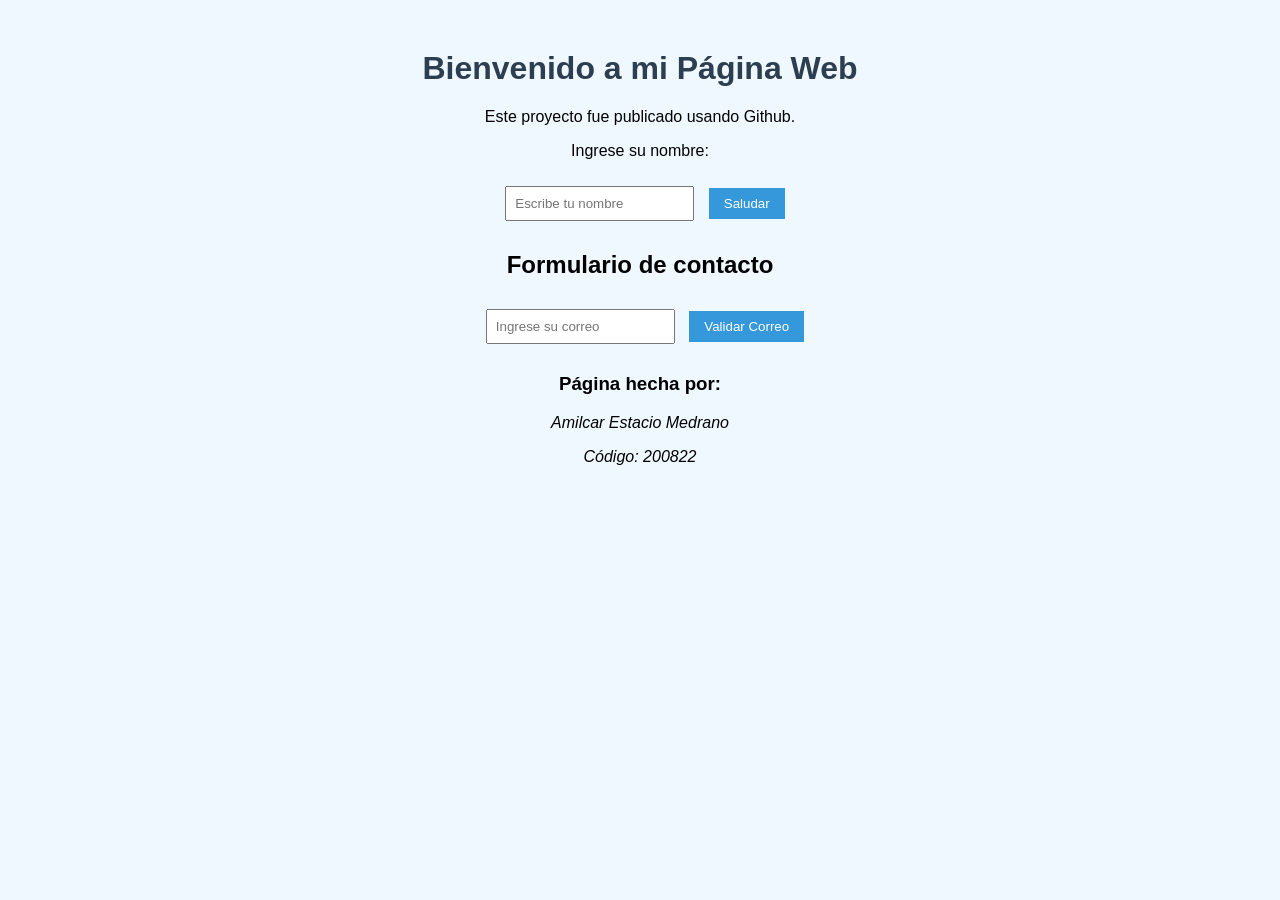
<file: index.html>
<!DOCTYPE html>
<html lang="es">
<head>
    <meta charset="UTF-8"/>
    <title>Mi proyecto Web</title>
    <!-- Enlace al archivo CSS -->
    <link rel="stylesheet" href="styles.css"/>
</head>
<body>
    <h1>Bienvenido a mi Página Web</h1>
    <p>Este proyecto fue publicado usando Github.</p>
    <p>Ingrese su nombre:</p>
    <input type="text" id="nombre" placeholder="Escribe tu nombre"/>
    <button onclick="saludar()">Saludar</button>
    <p id="resultado"></p>

    <!-- Formulario -->
    <h2>Formulario de contacto</h2>
    <input type="email" id="correo" placeholder="Ingrese su correo">
    <button onclick="validarCorreo()">Validar Correo</button>
    <p id="mensajeCorreo"></p>
    
    <!-- Enlace al archivo JavaScript -->
    <script src="script.js"></script>
    <footer>
        <h3>Página hecha por:</h3>
        <p><em>Amilcar Estacio Medrano</em></p>
        <p><em>Código: 200822</em></p>
    </footer>
</body>
</html>
</file>
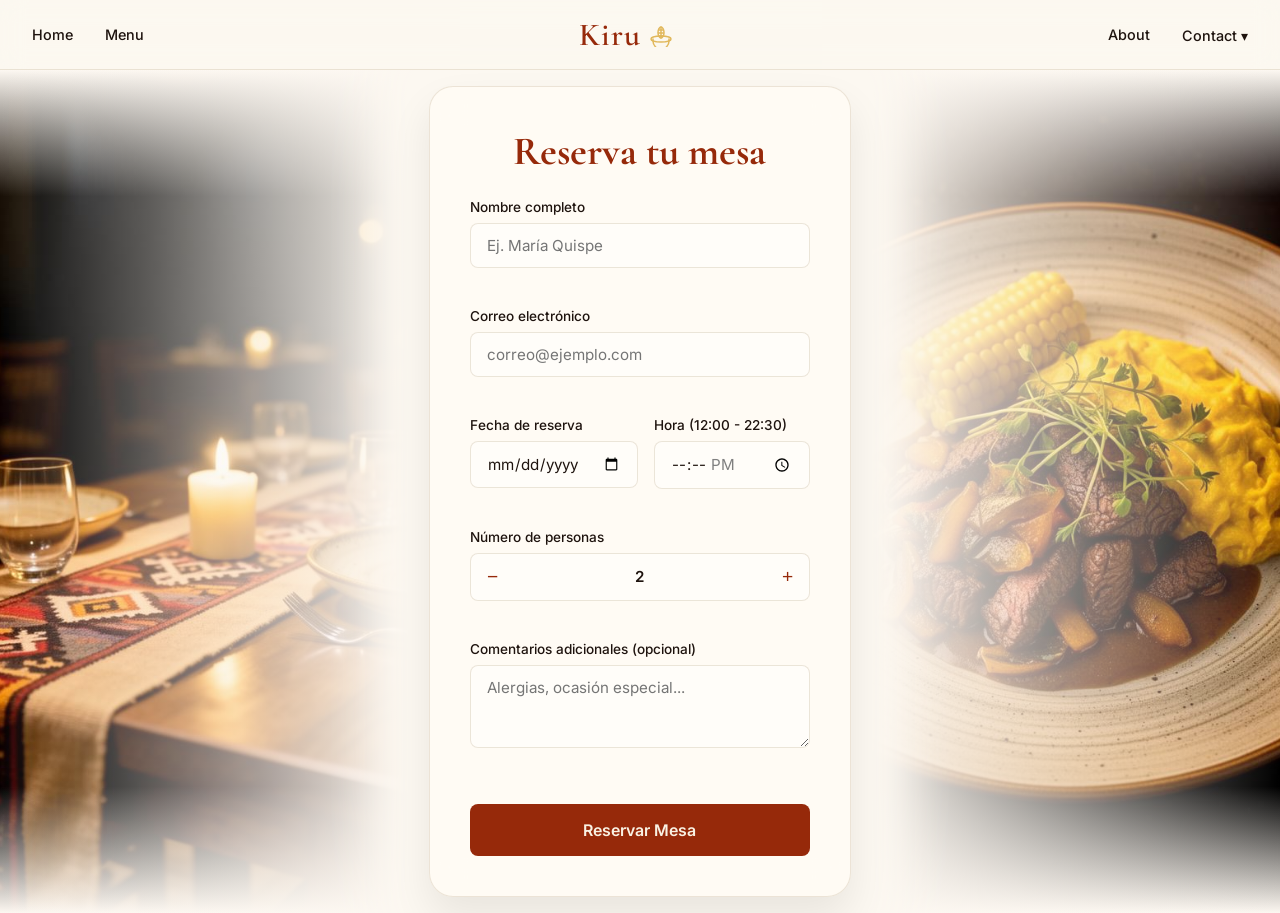
<file: Propuesto01/index.html>
<!DOCTYPE html>
<html lang="es">

<head>
    <meta charset="UTF-8">
    <meta name="viewport" content="width=device-width, initial-scale=1.0">
    <title>Kiru · Reservas | Cocina Cusqueña</title>
    <meta name="description" content="Reserva tu mesa en Kiru, auténtica cocina cusqueña.">

    <!-- Open Graph Tags -->
    <meta property="og:title" content="Kiru · Reservas | Cocina Cusqueña">
    <meta property="og:description" content="Reserva tu mesa en Kiru, auténtica cocina cusqueña.">
    <meta property="og:type" content="website">

    <!-- Fonts -->
    <link rel="preconnect" href="https://fonts.googleapis.com">
    <link rel="preconnect" href="https://fonts.gstatic.com" crossorigin>
    <link
        href="https://fonts.googleapis.com/css2?family=Cormorant+Garamond:wght@400;600&family=Inter:wght@300;400;500;600&display=swap"
        rel="stylesheet">

    <link rel="stylesheet" href="styles.css">
</head>

<body>
    <nav class="navbar">
        <div class="nav-left">
            <a href="#">Home</a>
            <a href="#">Menu</a>
        </div>
        <div class="nav-center">
            <div class="logo">
                Kiru
                <svg width="24" height="24" viewBox="0 0 24 24" fill="none" stroke="currentColor" stroke-width="1.5"
                    stroke-linecap="round" stroke-linejoin="round" class="logo-icon">
                    <ellipse cx="12" cy="16" rx="10" ry="3" />
                    <path d="M4 16v2a8 8 0 0 0 16 0v-2" />
                    <path d="M12 4c-1.5 0-3 2.5-3 5.5s1.5 5.5 3 5.5 3-2.5 3-5.5S13.5 4 12 4z" />
                    <path d="M12 4v11" />
                    <path d="M10 7h4" />
                    <path d="M9.5 10h5" />
                    <path d="M10 13h4" />
                </svg>
            </div>
        </div>
        <div class="nav-right">
            <a href="#">About</a>
            <div class="dropdown-container">
                <button id="socialBtn" class="dropdown-btn" aria-haspopup="true" aria-expanded="false">Contact
                    ▾</button>
                <div id="socialDropdown" class="dropdown-menu">
                    <a href="#">Instagram</a>
                    <a href="#">Facebook</a>
                    <a href="#">TikTok</a>
                </div>
            </div>
        </div>
    </nav>

    <main class="layout">
        <div class="col-left">
            <div class="image-mask mask-left"></div>
            <img src="Imgs/ImageRestaurant.jfif" alt="Ambiente restaurante Kiru" class="bg-image">
        </div>

        <div class="col-center">
            <div class="card" id="reservationCard">
                <div id="formSection">
                    <h1>Reserva tu mesa</h1>
                    <form id="reservationForm" novalidate>
                        <div class="form-group">
                            <label for="nombre">Nombre completo</label>
                            <input type="text" id="nombre" name="nombre" placeholder="Ej. María Quispe">
                            <span class="error" id="error-nombre"></span>
                        </div>

                        <div class="form-group">
                            <label for="correo">Correo electrónico</label>
                            <input type="email" id="correo" name="correo" placeholder="correo@ejemplo.com">
                            <span class="error" id="error-correo"></span>
                        </div>

                        <div class="form-row">
                            <div class="form-group half">
                                <label for="fecha">Fecha de reserva</label>
                                <input type="date" id="fecha" name="fecha">
                                <span class="error" id="error-fecha"></span>
                            </div>
                            <div class="form-group half">
                                <label for="hora">Hora (12:00 - 22:30)</label>
                                <input type="time" id="hora" name="hora" min="12:00" max="22:30">
                                <span class="error" id="error-hora"></span>
                            </div>
                        </div>

                        <div class="form-group">
                            <label for="personas">Número de personas</label>
                            <div class="stepper">
                                <button type="button" id="btnMinus" aria-label="Disminuir personas">−</button>
                                <input type="number" id="personas" name="personas" value="2" min="1" max="12" readonly>
                                <button type="button" id="btnPlus" aria-label="Aumentar personas">+</button>
                            </div>
                            <span class="error" id="error-personas"></span>
                        </div>

                        <div class="form-group">
                            <label for="comentarios">Comentarios adicionales (opcional)</label>
                            <textarea id="comentarios" name="comentarios" rows="3"
                                placeholder="Alergias, ocasión especial..."></textarea>
                            <span class="error" id="error-comentarios"></span>
                        </div>

                        <button type="submit" class="btn-primary">Reservar Mesa</button>
                    </form>
                </div>

                <div id="successSection" class="hidden">
                    <div class="success-icon">
                        <svg width="48" height="48" viewBox="0 0 24 24" fill="none" stroke="currentColor"
                            stroke-width="2" stroke-linecap="round" stroke-linejoin="round">
                            <path d="M22 11.08V12a10 10 0 1 1-5.93-9.14"></path>
                            <polyline points="22 4 12 14.01 9 11.01"></polyline>
                        </svg>
                    </div>
                    <h2>Reserva confirmada correctamente.</h2>
                    <p>Los detalles de tu reserva han sido guardados.</p>
                    <div class="summary" id="summaryDetails">
                        <!-- Summary details injected via JS -->
                    </div>
                    <button id="btnReset" class="btn-secondary">Hacer otra reserva</button>
                </div>
            </div>
        </div>

        <div class="col-right">
            <div class="image-mask mask-right"></div>
            <img src="Imgs/Plates.jfif" alt="Plato típico cusqueño" class="bg-image">
        </div>
    </main>

    <script src="script.js"></script>
</body>

</html>
</file>
<file: styles.css>
body{
    font-family: Arial, sans-serif;
    background-color: #f0f8ff;
    text-align: center;
    margin-top: 50px;
}

h1{
    color:#2c3e50;
}

input{
    padding: 8px;
    margin: 10px;
}

button{
    padding: 8px 15px;
    background-color: #3498db;
    color: white;
    border: none;
    cursor: pointer;
}

button:hover{
    background-color: #2980b9;
}
</file>
<file: Propuesto01/styles.css>
:root {
    --background: oklch(0.98 0.01 75);
    --foreground: oklch(0.2 0.02 50);
    --primary: oklch(0.45 0.15 35);
    --primary-foreground: oklch(0.96 0.02 80);
    --secondary: oklch(0.8 0.12 85);
    --accent: oklch(0.4 0.08 140);
    --muted: oklch(0.9 0.02 80);
    --border: oklch(0.85 0.03 80 / 0.5);
    --card: oklch(0.99 0.01 80 / 0.7);
    --ring: oklch(0.45 0.15 35 / 0.4);
}

* {
    box-sizing: border-box;
    margin: 0;
    padding: 0;
}

body {
    font-family: 'Inter', sans-serif;
    background-color: var(--background);
    color: var(--foreground);
    min-height: 100vh;
    overflow-x: hidden;
}

h1, h2, h3, .logo {
    font-family: 'Cormorant Garamond', serif;
}

/* Navbar */
.navbar {
    position: fixed;
    top: 0;
    left: 0;
    right: 0;
    height: 70px;
    background-color: oklch(0.98 0.01 75 / 0.6);
    backdrop-filter: blur(12px);
    -webkit-backdrop-filter: blur(12px);
    border-bottom: 1px solid var(--border);
    display: flex;
    align-items: center;
    justify-content: space-between;
    padding: 0 2rem;
    z-index: 50;
}

.nav-left, .nav-right {
    display: flex;
    gap: 2rem;
    align-items: center;
}

.navbar a {
    text-decoration: none;
    color: var(--foreground);
    font-size: 0.9rem;
    font-weight: 500;
    transition: color 0.2s;
}

.navbar a:hover {
    color: var(--primary);
}

.logo {
    font-size: 2rem;
    font-weight: 600;
    color: var(--primary);
    display: flex;
    align-items: center;
    gap: 0.5rem;
    letter-spacing: 1px;
}

.logo-icon {
    color: var(--secondary);
}

/* Dropdown */
.dropdown-container {
    position: relative;
}

.dropdown-btn {
    background: none;
    border: none;
    color: var(--foreground);
    font-size: 0.9rem;
    font-weight: 500;
    cursor: pointer;
    font-family: inherit;
    transition: color 0.2s;
}

.dropdown-btn:hover {
    color: var(--primary);
}

.dropdown-menu {
    position: absolute;
    top: 100%;
    right: 0;
    margin-top: 0.5rem;
    background: var(--card);
    backdrop-filter: blur(10px);
    -webkit-backdrop-filter: blur(10px);
    border: 1px solid var(--border);
    border-radius: 0.5rem;
    padding: 0.5rem;
    min-width: 150px;
    display: flex;
    flex-direction: column;
    gap: 0.25rem;
    opacity: 0;
    visibility: hidden;
    transform: translateY(-10px);
    transition: all 0.2s ease;
    box-shadow: 0 4px 20px rgba(0,0,0,0.05);
}

.dropdown-menu.show {
    opacity: 1;
    visibility: visible;
    transform: translateY(0);
}

.dropdown-menu a {
    padding: 0.5rem 1rem;
    border-radius: 0.25rem;
    display: block;
}

.dropdown-menu a:hover {
    background: var(--muted);
}

/* Layout */
.layout {
    display: grid;
    grid-template-columns: 1fr 1.1fr 1fr;
    min-height: 100vh;
    padding-top: 70px; /* navbar offset */
}

.col-left, .col-right {
    position: relative;
    height: 100%;
    overflow: hidden;
}

.bg-image {
    width: 100%;
    height: 100%;
    object-fit: cover;
}

.image-mask {
    position: absolute;
    inset: 0;
    z-index: 10;
}

.mask-left {
    background: linear-gradient(to right, transparent, var(--background)),
                linear-gradient(to bottom, var(--background) 0%, transparent 15%, transparent 85%, var(--background) 100%);
}

.mask-right {
    background: linear-gradient(to left, transparent, var(--background)),
                linear-gradient(to bottom, var(--background) 0%, transparent 15%, transparent 85%, var(--background) 100%);
}

.col-center {
    display: flex;
    align-items: center;
    justify-content: center;
    padding: 1rem;
    z-index: 20;
    background: var(--background);
    box-shadow: 0 0 50px 30px var(--background);
}

/* Card */
.card {
    background: var(--card);
    backdrop-filter: blur(16px);
    -webkit-backdrop-filter: blur(16px);
    border: 1px solid var(--border);
    border-radius: 1.5rem;
    padding: 2.5rem;
    width: 100%;
    max-width: 800px;
    box-shadow: 0 20px 40px rgba(0,0,0,0.08);
}

h1 {
    font-size: 2.5rem;
    margin-bottom: 1.5rem;
    text-align: center;
    color: var(--primary);
}

h2 {
    font-size: 1.8rem;
    margin-bottom: 0.5rem;
    color: var(--primary);
}

/* Form */
.form-group {
    margin-bottom: 1.25rem;
    display: flex;
    flex-direction: column;
}

.form-row {
    display: flex;
    gap: 1rem;
}

.form-row .half {
    flex: 1;
}

label {
    font-size: 0.85rem;
    font-weight: 500;
    margin-bottom: 0.5rem;
    color: var(--foreground);
}

input, textarea {
    font-family: inherit;
    padding: 0.75rem 1rem;
    border: 1px solid var(--border);
    border-radius: 0.5rem;
    background: rgba(255,255,255,0.5);
    color: var(--foreground);
    font-size: 0.95rem;
    transition: all 0.2s;
    outline: none;
    width: 100%;
}

input:focus, textarea:focus {
    border-color: var(--primary);
    box-shadow: 0 0 0 3px var(--ring);
}

input.is-invalid, textarea.is-invalid {
    border-color: red;
}

.error {
    color: red;
    font-size: 0.75rem;
    margin-top: 0.25rem;
    min-height: 1rem;
}

/* Stepper */
.stepper {
    display: flex;
    align-items: center;
    border: 1px solid var(--border);
    border-radius: 0.5rem;
    background: rgba(255,255,255,0.5);
    overflow: hidden;
}

.stepper button {
    background: none;
    border: none;
    padding: 0.75rem 1rem;
    font-size: 1.2rem;
    cursor: pointer;
    color: var(--primary);
    transition: background 0.2s;
}

.stepper button:hover {
    background: var(--muted);
}

.stepper input {
    border: none;
    background: transparent;
    text-align: center;
    width: 100%;
    padding: 0;
    font-weight: 600;
    -moz-appearance: textfield;
}
.stepper input:focus {
    box-shadow: none;
}
.stepper input::-webkit-outer-spin-button,
.stepper input::-webkit-inner-spin-button {
    -webkit-appearance: none;
    margin: 0;
}

/* Buttons */
.btn-primary {
    background: var(--primary);
    color: var(--primary-foreground);
    border: none;
    border-radius: 0.5rem;
    padding: 1rem;
    font-size: 1rem;
    font-weight: 600;
    width: 100%;
    cursor: pointer;
    transition: background 0.2s, transform 0.1s;
    font-family: inherit;
    margin-top: 1rem;
}

.btn-primary:hover {
    background: oklch(0.4 0.15 35);
}

.btn-primary:active {
    transform: scale(0.98);
}

.btn-secondary {
    background: transparent;
    color: var(--primary);
    border: 1px solid var(--primary);
    border-radius: 0.5rem;
    padding: 0.75rem;
    font-size: 0.95rem;
    font-weight: 500;
    width: 100%;
    cursor: pointer;
    transition: all 0.2s;
    font-family: inherit;
    margin-top: 1rem;
}

.btn-secondary:hover {
    background: var(--muted);
}

/* Success Section */
#successSection {
    text-align: center;
    animation: fadeIn 0.5s ease-out forwards;
}

.success-icon {
    color: var(--accent);
    margin: 0 auto 1rem;
    display: flex;
    justify-content: center;
}

.summary {
    background: rgba(255,255,255,0.5);
    border: 1px solid var(--border);
    border-radius: 0.5rem;
    padding: 1.5rem;
    margin: 1.5rem 0;
    text-align: left;
    font-size: 0.9rem;
    line-height: 1.6;
}

.hidden {
    display: none !important;
}

@keyframes fadeIn {
    from { opacity: 0; transform: translateY(10px); }
    to { opacity: 1; transform: translateY(0); }
}

/* Responsive */
@media (max-width: 900px) {
    .layout {
        grid-template-columns: 1fr;
        position: relative;
    }
    
    .col-left, .col-right {
        position: absolute;
        width: 100%;
        height: 100%;
        opacity: 0.3;
    }
    
    .col-left {
        z-index: 1;
    }
    
    .col-right {
        display: none;
    }

    .mask-left {
        background: linear-gradient(to bottom, var(--background) 0%, transparent 50%, var(--background) 100%);
    }

    .col-center {
        z-index: 2;
        background: transparent;
        box-shadow: none;
        padding: 1rem;
    }

    .card {
        margin-top: 2rem;
    }

    .nav-left, .nav-right {
        gap: 1rem;
    }
}
</file>
